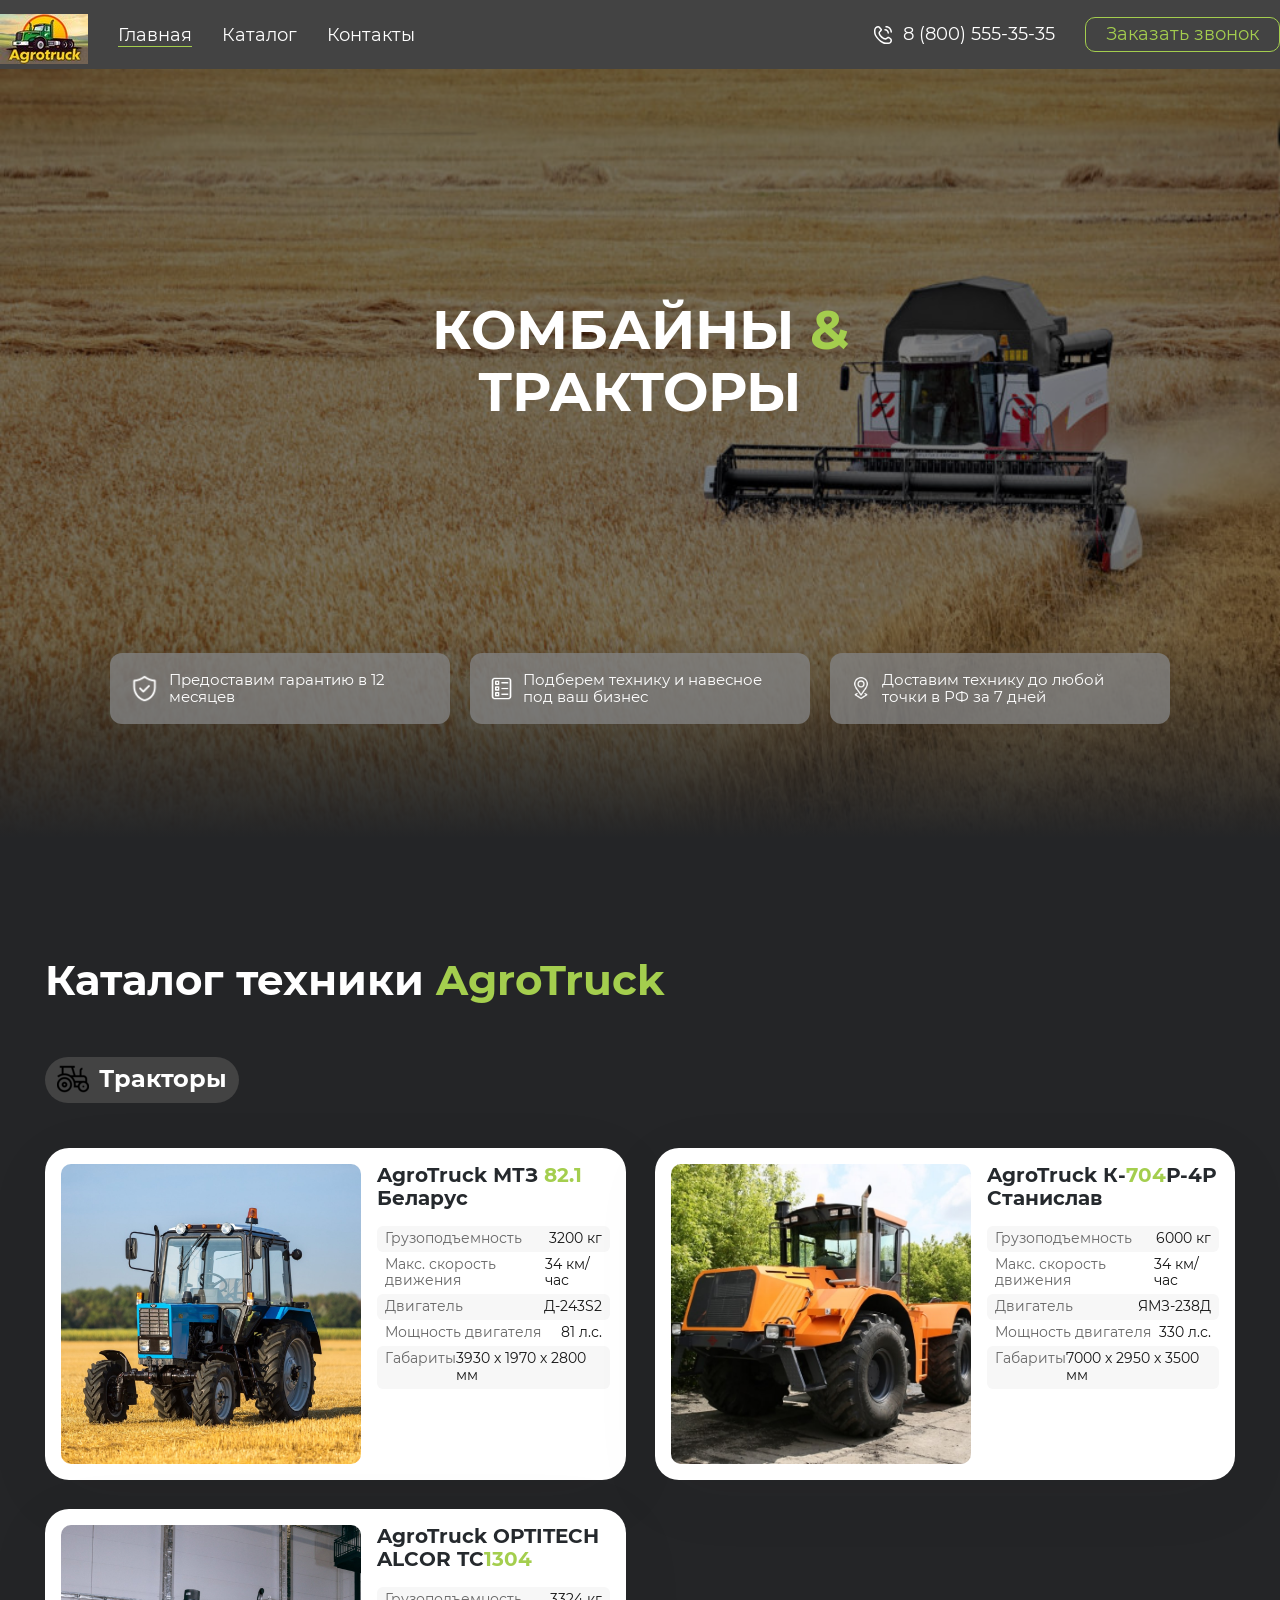
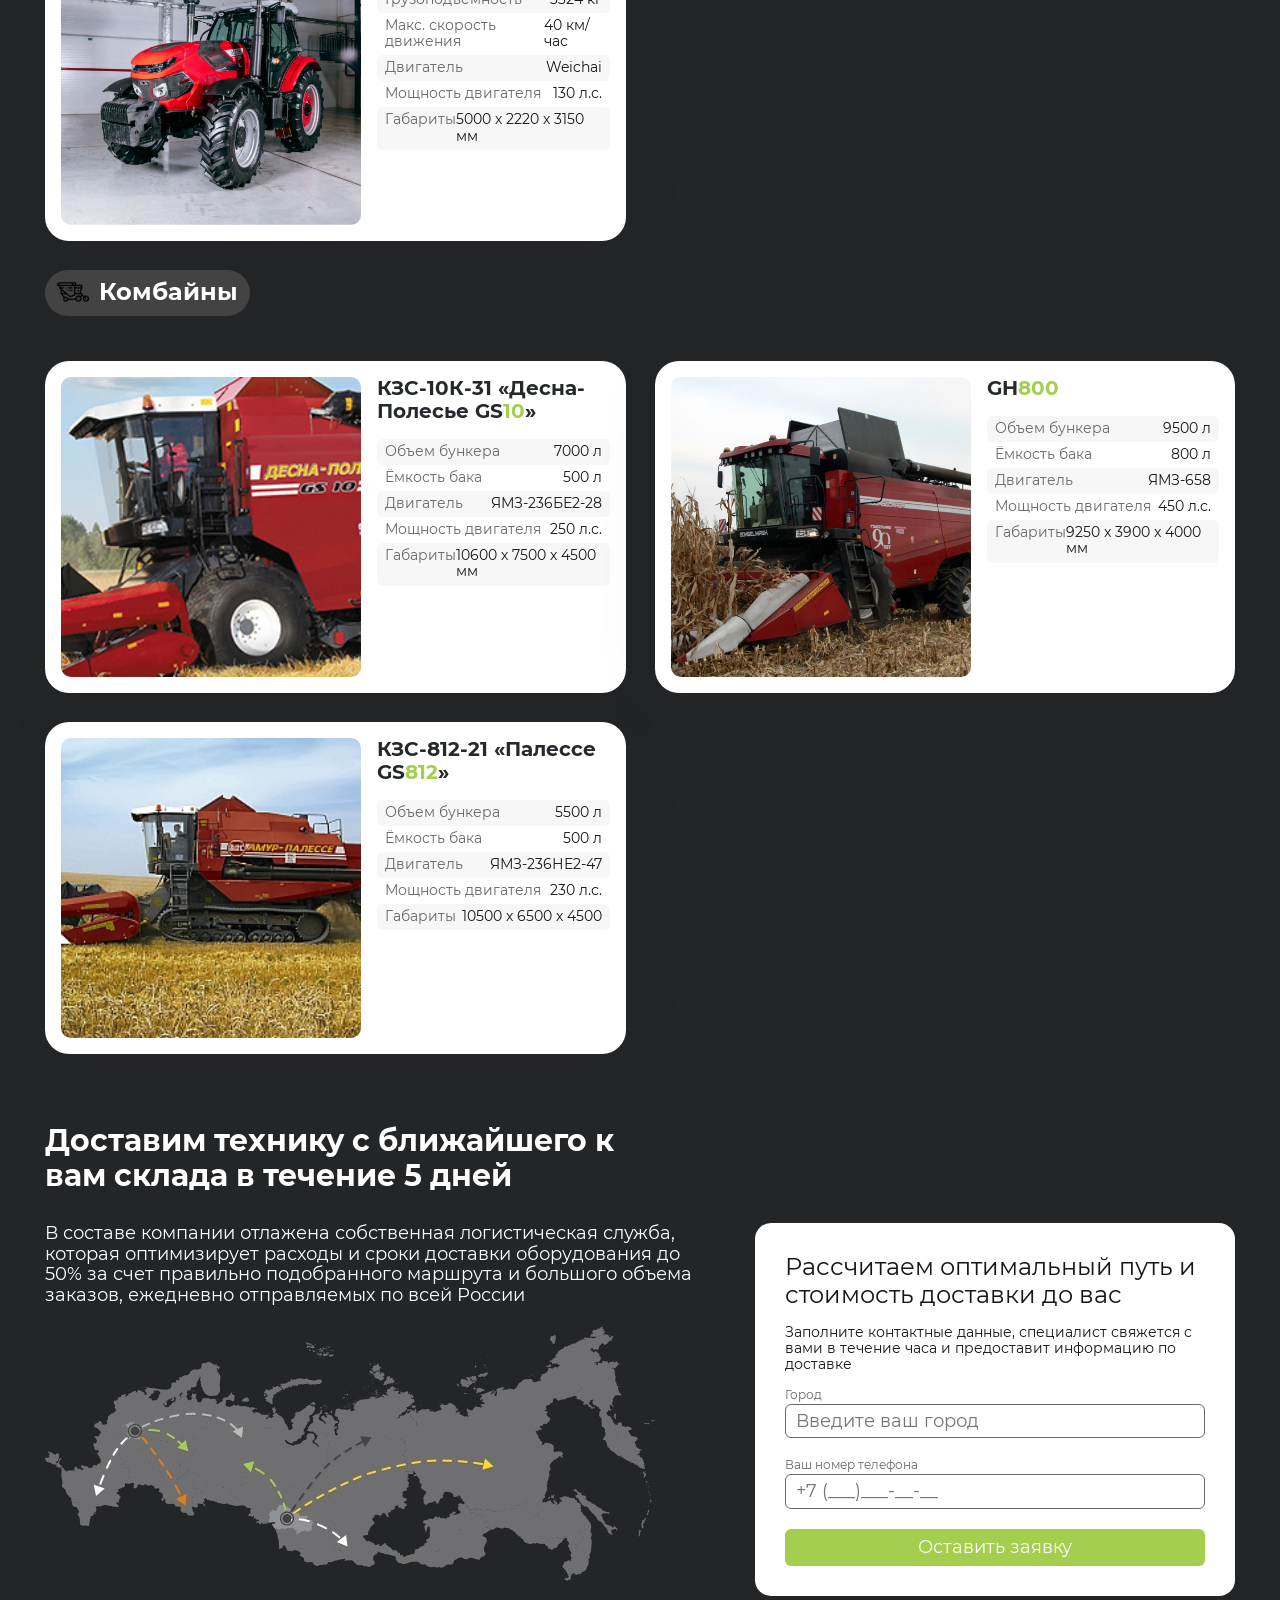
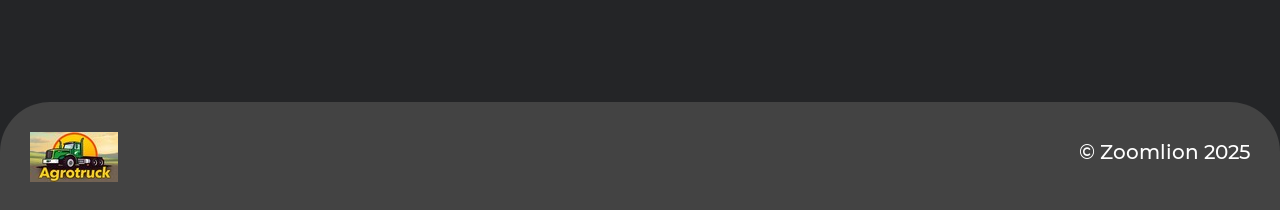
<file: index.html>
<!DOCTYPE html>
<html lang="ru">
	<head>
		<meta charset="UTF-8">
		<meta name="viewport" content="width=device-width, initial-scale=1">
		<title>Спецтехника</title>
		<link rel="icon" href="favicon.ico" type="image/png">
		<link rel="stylesheet" href="styles/normalize.css">
		<link rel="stylesheet" href="styles/style.css">
	</head>
	<body>
    <!-- Заголовок -->
    <header class="header">
			<div class="container">
				<div class="header__inner">
					<div class="header__left">
						<!-- Логотип -->
						<a class="header__logo" href="#">
							<img src="./images/logo.png" alt="" class="logo">
						</a>
						<!--/ Логотип -->
						<!-- Навигация -->
						<ul class="header__list">
							<li class="header__item">
								<a href="#main" class="header__item-link  header__item-link--active">Главная</a>
							</li>
							<li class="header__item">
								<a href="#catalog" class="header__item-link">Каталог</a>
							</li>
							<li class="header__item">
								<a href="#feedback" class="header__item-link">Контакты</a>
							</li>
						</ul>
						<!--/ Навигация -->
					</div>
					<div class="header__right">
						<a href="tel:+78005553535" class="header__phone">
							<svg width="20" height="20" viewBox="0 0 20 20" fill="none" xmlns="http://www.w3.org/2000/svg" class="callback-widget__icon" data-v-2271f3b7=""><path fill-rule="evenodd" clip-rule="evenodd" d="M12.25 1.75C12.25 1.33579 12.5858 1 13 1C16.3137 1 19 3.68629 19 7C19 7.41421 18.6642 7.75 18.25 7.75C17.8358 7.75 17.5 7.41421 17.5 7C17.5 4.51472 15.4853 2.5 13 2.5C12.5858 2.5 12.25 2.16421 12.25 1.75ZM11.25 4.75C11.25 4.33579 11.5858 4 12 4C14.2091 4 16 5.79086 16 8C16 8.41421 15.6642 8.75 15.25 8.75C14.8358 8.75 14.5 8.41421 14.5 8C14.5 6.61929 13.3807 5.5 12 5.5C11.5858 5.5 11.25 5.16421 11.25 4.75Z" fill="white"></path><path fill-rule="evenodd" clip-rule="evenodd" d="M1 5.37465C1 2.9586 2.9586 1 5.37465 1C5.8139 1 6.23515 1.17449 6.54574 1.48508L6.55111 1.49045L6.64743 1.589C6.70854 1.65158 6.79582 1.74107 6.9007 1.84894C7.11033 2.06455 7.39079 2.35412 7.67323 2.64912C7.95493 2.94334 8.2417 3.24617 8.46268 3.48721C8.57247 3.60696 8.67095 3.71681 8.74584 3.80499C8.78261 3.84827 8.82001 3.89373 8.85211 3.9364C8.86788 3.95737 8.88824 3.98542 8.90843 4.01714L8.90919 4.01834C8.92177 4.03807 8.96819 4.11091 9.00014 4.20922C9.11434 4.5607 9.11434 4.9393 9.00014 5.29078C8.94675 5.4551 8.84394 5.58854 8.80567 5.63821L8.80434 5.63995C8.7463 5.7153 8.67697 5.79537 8.60725 5.87257C8.46709 6.02778 8.28767 6.21274 8.11008 6.39505L8.08277 6.42307C7.71393 6.80168 7.37185 7.15281 7.20973 7.36836C6.96807 7.68967 6.91682 8.22228 7.03295 8.54405C7.03295 8.54405 7.03314 8.54446 7.03404 8.54659C7.03876 8.55776 7.23021 8.95685 7.27133 9.04531C7.20258 8.90974 7.31523 9.13975 7.27133 9.04531C7.41089 9.32055 7.5805 9.63084 7.7381 9.87197C8.46631 10.9861 9.01376 11.518 10.1341 12.2659C10.4247 12.4599 10.8005 12.6644 11.1337 12.8307C11.298 12.9127 11.4463 12.9826 11.5611 13.0343C11.6697 13.0832 11.7269 13.1061 11.74 13.1113C11.7423 13.1122 11.7428 13.1125 11.7428 13.1125C12.0371 13.209 12.3568 13.1928 12.6398 13.0671C12.7953 12.998 13.2029 12.7375 13.6721 12.4299C13.7073 12.4068 13.7425 12.3837 13.7776 12.3607C13.9574 12.2427 14.1331 12.1274 14.2772 12.036C14.3631 11.9815 14.446 11.9302 14.5167 11.8895C14.5518 11.8694 14.5911 11.8476 14.6307 11.828C14.6566 11.8152 14.7343 11.7767 14.829 11.7532C15.1055 11.6847 15.3945 11.6847 15.671 11.7532C15.7946 11.7839 15.9127 11.8477 15.9544 11.8703C15.9563 11.8713 15.9596 11.8731 15.9596 11.8731C16.0277 11.9098 16.106 11.9554 16.1866 12.0039C16.3492 12.1017 16.5478 12.2273 16.7456 12.3546C17.1419 12.6099 17.5553 12.8855 17.7123 12.9901C18.5165 13.5263 19 14.4292 19 15.3957C19 17.3863 17.3863 19 15.3957 19H12.9156C11.7009 19 10.504 18.7074 9.42625 18.147C6.18358 16.4608 3.5392 13.8164 1.85301 10.5738C1.29259 9.49602 1 8.29915 1 7.08441V5.37465ZM5.48345 2.54414C5.45433 2.51585 5.41531 2.5 5.37465 2.5C3.78703 2.5 2.5 3.78703 2.5 5.37465V7.08441C2.5 8.05823 2.73456 9.01773 3.18384 9.88173C4.7278 12.8509 7.14912 15.2722 10.1183 16.8162C10.9823 17.2654 11.9418 17.5 12.9156 17.5H15.3957C16.5579 17.5 17.5 16.5579 17.5 15.3957C17.5 14.9307 17.2676 14.4965 16.8807 14.2385C16.7237 14.1339 16.319 13.8641 15.9334 13.6157C15.7399 13.4911 15.5564 13.3752 15.4135 13.2893C15.3508 13.2516 15.3008 13.2226 15.2639 13.2022C15.2572 13.2019 15.2505 13.2018 15.2438 13.2019C15.2031 13.2259 15.1488 13.2594 15.0809 13.3025C14.9473 13.3873 14.7835 13.4948 14.6033 13.613C14.5676 13.6364 14.5313 13.6602 14.4944 13.6844C14.0866 13.9517 13.5462 14.3058 13.2488 14.4379C12.626 14.7146 11.9228 14.7501 11.2753 14.5378C11.1352 14.4918 10.8055 14.3434 10.4639 14.1729C10.106 13.9943 9.66708 13.7577 9.30129 13.5135C8.02626 12.6623 7.33002 11.9893 6.48252 10.6926C6.09602 10.1013 5.69178 9.24655 5.62202 9.05326C5.34788 8.29368 5.44154 7.22381 6.01095 6.46673C6.23356 6.17076 6.63483 5.75933 6.96267 5.42319C6.98744 5.39779 7.0118 5.37282 7.03562 5.34837C7.21718 5.16198 7.37622 4.99768 7.49399 4.86726C7.53252 4.82459 7.5627 4.78986 7.58547 4.76251C7.58558 4.76044 7.58565 4.75837 7.58571 4.75631C7.52999 4.69154 7.45257 4.6051 7.35703 4.50088C7.14721 4.27203 6.8694 3.97853 6.58977 3.68648C6.3109 3.39522 6.03331 3.1086 5.82523 2.89458C5.72125 2.78763 5.63475 2.69895 5.5743 2.63705L5.48345 2.54414Z" fill="white"></path></svg>
							8 (800) 555-35-35
						</a>
						<button type="button" class="button--callback" id="buttonCallbackHeader">Заказать звонок</button>
					</div>
				</div>
			</div>
    </header>
    <!--/ Заголовок -->

    <!-- Основной контент -->
    
    <!-- Первый экран -->
    <section class="promo" id="main">
        <h1 class="promo__title">
            Комбайны <span class="text-green">&</span> Тракторы
        </h1>
        <div class="promo__advantages">
            <div class="advantage__item">
                <div class="item__icon">
                    <img src="./images/icon/security.png" alt="">
                </div>
                <div class="item__text">Предоставим гарантию в 12 месяцев</div>
            </div>
            <div class="advantage__item">
                <div class="item__icon">
                    <img src="./images/icon/list.png" alt="">
                </div>
                <div class="item__text">Подберем технику и навесное под ваш бизнес</div>
            </div>
            <div class="advantage__item">
                <div class="item__icon">
                    <img src="./images/icon/location.png" alt="">
                </div>
                <div class="item__text">Доставим технику до любой точки в РФ за 7 дней</div>
            </div>
        </div>
    </section>
    <!--/ Первый экран -->

    <section class="section card"  id="catalog">
        <h2 class="section__title">Каталог техники <span class="text-green">AgroTruck</span></h2>
        <div class="card__list">
            <div class="card__title" id="catalogCardList">
                <div class="card__title-inner">
                    <img src="images/icon/tracktor.png" alt="">
                    Тракторы
                </div>
            </div>
            <div class="card__title">
                <div class="card__title-inner">
                    <img src="images/icon/kombain.png" alt="">
                    Комбайны
                </div>
            </div>
            <a class="card__item" href="#">
                    <div class="card__item-image">
                        <img src="images/catalog/kombain/1.jpg" class="image" alt="">
                    </div>
                    <div class="card__item-description">
                        <h3 class="card__title">КЗС-10К-31 «Десна-Полесье GS<span class="text-green">10</span>»</h3>
                        <div class="card__item-list">
                            <div class="item">
                                <div class="item__title">Объем бункера</div>
                                <div class="item__value">7000 л</div>
                            </div>
                            <div class="item">
                                <div class="item__title">Ёмкость бака</div>
                                <div class="item__value">500 л</div>
                            </div>
                            <div class="item">
                                <div class="item__title">Двигатель</div>
                                <div class="item__value">ЯМЗ-236БЕ2-28</div>
                            </div>
                            <div class="item">
                                <div class="item__title">Мощность двигателя</div>
                                <div class="item__value">250 л.с.</div>
                            </div>
                            <div class="item">
                                <div class="item__title">Габариты</div>
                                <div class="item__value">10600 х 7500 х 4500 мм</div>
                            </div>
                        </div>
                    </div>
                </a>
                <a class="card__item" href="#">
                    <div class="card__item-image">
                        <img src="images/catalog/kombain/2.jpg" class="image" alt="">
                    </div>
                    <div class="card__item-description">
                        <h3 class="card__title">GH<span class="text-green">800</span></h3>
                        <div class="card__item-list">
                            <div class="item">
                                <div class="item__title">Объем бункера</div>
                                <div class="item__value">9500 л</div>
                            </div>
                            <div class="item">
                                <div class="item__title">Ёмкость бака</div>
                                <div class="item__value">800 л</div>
                            </div>
                            <div class="item">
                                <div class="item__title">Двигатель</div>
                                <div class="item__value">ЯМЗ-658</div>
                            </div>
                            <div class="item">
                                <div class="item__title">Мощность двигателя</div>
                                <div class="item__value">450 л.с.</div>
                            </div>
                            <div class="item">
                                <div class="item__title">Габариты</div>
                                <div class="item__value">9250 x 3900 x 4000 мм</div>
                            </div>
                        </div>
                    </div>
                </a>
                <a class="card__item" href="#">
                    <div class="card__item-image">
                        <img src="images/catalog/kombain/3.jpg" class="image" alt="">
                    </div>
                    <div class="card__item-description">
                        <h3 class="card__title">КЗС-812-21 «Палессе GS<span class="text-green">812</span>»</h3>
                        <div class="card__item-list">
                            <div class="item">
                                <div class="item__title">Объем бункера</div>
                                <div class="item__value">5500 л</div>
                            </div>
                            <div class="item">
                                <div class="item__title">Ёмкость бака</div>
                                <div class="item__value">500 л</div>
                            </div>
                            <div class="item">
                                <div class="item__title">Двигатель</div>
                                <div class="item__value">ЯМЗ-236НЕ2-47</div>
                            </div>
                            <div class="item">
                                <div class="item__title">Мощность двигателя</div>
                                <div class="item__value">230 л.с.</div>
                            </div>
                            <div class="item">
                                <div class="item__title">Габариты</div>
                                <div class="item__value">10500 х 6500 х 4500</div>
                            </div>
                        </div>
                    </div>
                </a>
        </div>
    </section>

    <section class="section feedback" id="feedback">
        <h2 class="feedback__title">
            Доставим технику с ближайшего к вам склада в течение 5 дней
        </h2>
        <div class="feedback__container">
            <div class="description">
                В составе компании отлажена собственная логистическая служба, которая оптимизирует расходы и сроки доставки оборудования до 50% за счет правильно подобранного маршрута и большого объема заказов, ежедневно отправляемых по всей России
                <img src="images/feedback.jpg" class="image" alt="">
            </div>
            <form action="#" class="feedback__form">
                <div class="form__title">Рассчитаем оптимальный путь и стоимость доставки до вас</div>
                <div class="form__description">
                    Заполните контактные данные, специалист свяжется с вами в течение часа и предоставит информацию по доставке
                </div>
                <div class="form__control">
                    <label class="form__label" for="city">Город</label>
                    <input class="form__input" type="text" name="city" placeholder="Введите ваш город">
                </div>
                <div class="form__control">
                    <label class="form__label" for="phone">Ваш номер телефона</label>
                    <input class="form__input" type="tel" name="phone" placeholder="+7 (___)___-__-__">
                </div>
                <button type="submit" class="form__button">Оставить заявку</button>
            </form>
        </div>
    </section>
    <!--/ Основной контент -->

    <!-- Подвал -->
    <footer class="footer">
        <div class="footer__container container">
            <a class="footer__logo" href="#">
                <img src="./images/logo.png" alt="" class="logo">
            </a>
            <p class="footer__copy">&copy; Zoomlion 2025</p>
        </div>
    </footer>
    <!--/ Подвал -->

    <!-- Формы -->
    <div class="dialog dialog--layout d-none" id="modalFormFeedback">
        <!-- Форма "Заказать звонок" -->
        <section class="popup">
            <button class="popup__close" type="button" id="modalFormFeedbackClose"><img src="images/icon/close.svg" alt="Закрыть окно" width="24"
                    height="24"></button>
            <h2 class="popup__title">Заполните контактные данные</h2>
            <p class="popup__desc">
                Специалист перезвонит вам в течение часа 
                и проконсультирует по любому вопросу
            </p>
            <form action="#" class="feedback__form" id="modalForm">
                <div class="form__control">
                    <label class="form__label" for="city">Ваше имя</label>
                    <input class="form__input" type="text" name="name" placeholder="Введите ваше имя">
                </div>
                <div class="form__control">
                    <label class="form__label" for="phone">Ваш номер телефона</label>
                    <input class="form__input" type="tel" name="phone" placeholder="+7 (___)___-__-__">
                </div>
                <button type="submit" class="form__button">Оставить заявку</button>
            </form>
        </section>
        <!--/ Форма "Заказать звонок" -->
    </div>
    <!--/ Формы -->
	</body>
    <script src="./scripts/main.js"></script>
</html>
</file>
<file: styles/style.css>
/* Подключение шрифтов */
@import "fonts.css";
/* Подключение переменных */
@import "variables.css";
/* Подключение основных стилей */
@import "base.css";
/* Подключение универсальных стилей */
@import "typography.css";

/* Подключение анимаций */
@import "animation.css";

/* Подключение стилей относящихся к header */
@import "header.css";
/* Подключение стилей относящихся ко всем секциям */
@import "section.css";
/* Подключение стилей относящихся к главному экрану */
@import "promo.css";
/* Подключение стилей относящихся к footer */
@import "footer.css";

/* Подключение стилей относящихся к блокам */
@import "card.css";
@import "popup.css";
@import "feedback.css";
@import "form.css";

/* Подключение стилей отвечающих за адаптив */
@import "adaptability.css";
</file>
